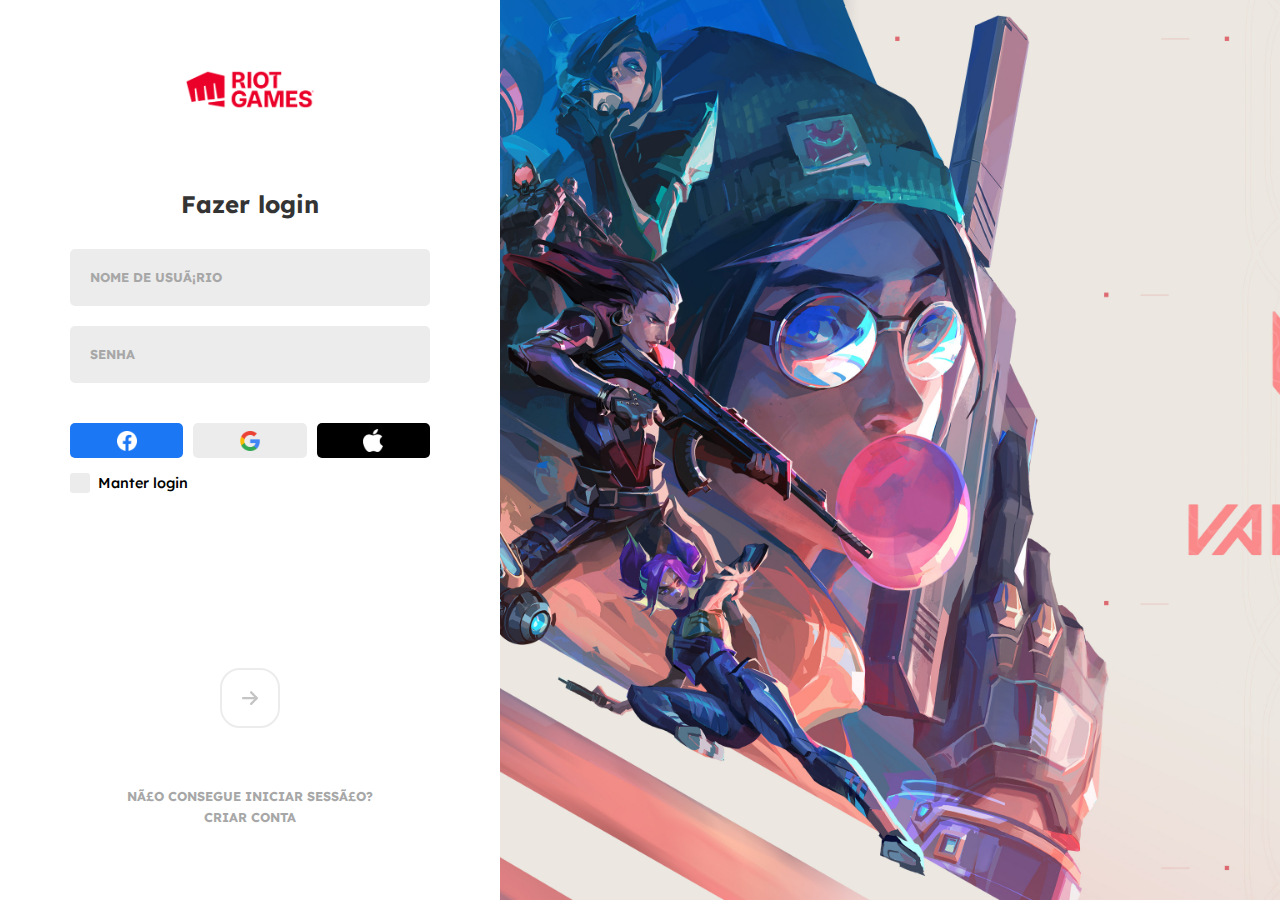
<file: LoginRiot/index.html>
<!DOCTYPE html>
<html lang="pt-br">
<head>
  <meta charset="UTF">
  <meta name="viewport" content="width=device-width, initial-scale=1.0">

  <link rel="stylesheet" href="./style.css">
  
  <script src="./script.js" defer></script>

  <title>Riot Games</title>
</head>
<body>

  <main>
    <section class="login">

      <div class="wrapper">
        <img src="./img/logo.png" class="login__logo">

        <h1 class="login__title">Fazer login</h1>
    
        <label class="login__label">
          <span>nome de usuário</span>
          <input type="text" name="username" class="input">
        </label>
  
        <label class="login__label">
          <span>senha</span>
          <input type="password" name="password" class="input">
        </label>
  
        <div class="login__icons">
          <button type="button" class="icons__button">
            <img src="./img/facebook-icon.png" alt="facebok">
          </button>
  
          <button type="button" class="icons__button">
            <img src="./img/google-icon.png" alt="facebok">
          </button>
  
          <button type="button" class="icons__button">
            <img src="./img/apple-icon.png" alt="facebok">
          </button>
        </div>
  
        <label class="login__label--checkbox">
          <input type="checkbox" class="input--checkbox">
          Manter login
        </label>
      </div>

      <div class="wrapper">
        <button type="button" class="login__button" disabled>
          <svg xmlns="http://www.w3.org/2000/svg" viewBox="0 0 448 512">
            <path d="M438.6 278.6l-160 160C272.4 444.9 264.2 448 256 448s-16.38-3.125-22.62-9.375c-12.5-12.5-12.5-32.75 0-45.25L338.8 288H32C14.33 288 .0016 273.7 .0016 256S14.33 224 32 224h306.8l-105.4-105.4c-12.5-12.5-12.5-32.75 0-45.25s32.75-12.5 45.25 0l160 160C451.1 245.9 451.1 266.1 438.6 278.6z"/>
          </svg>
        </button>
  
        <a href="#" class="login__link">não consegue iniciar sessão?</a>
        <a href="#" class="login__link">criar conta</a>
      </div>

    </section>

    <section class="wallpaper"></section>
  </main>
  
</body>
</html>
</file>
<file: LoginRiot/style.css>
@import url('https://fonts.googleapis.com/css2?family=Lexend+Deca:wght@300;400;500;600;700&display=swap');

* {
  margin: 0;
  padding: 0;
  box-sizing: border-box;
  font-family: 'Lexend Deca', sans-serif;
}

:root {
  --white: #FFF;
  --whitesmoke: #F9F9F9;
  --light-grey: #ECECEC;
  --grey: #C4C4C4;
  --medium-grey: #A7A7A7;
  --deep-grey: #343434;
  --black: #000000;
  --blue: #1B77F3;
  --red: #CF3C3F;
}

main {
  display: flex;
}

.login {
  display: flex;
  flex-direction: column;
  align-items: center;
  justify-content: space-between;
  width: 100%;
  max-width: 500px;
  min-height: 100vh;
  padding: clamp(35px, 8%, 70px);
}

.wrapper {
  width: 100%;
  display: flex;
  flex-direction: column;
  align-items: center;
  justify-content: center;
}

.login__logo {
  width: 130px;
  margin-bottom: 80px;
}

.login__title {
  color: var(--deep-grey);
  font-size: 1.5em;
  margin-bottom: 30px;
}

.login__label {
  display: block;
  margin-bottom: 20px;
  width: 100%;
}

.input {
  width: 100%;
  background-color: var(--light-grey);
  border: 2px solid rgba(0, 0, 0, 0);
  border-radius: 5px;
  outline: none;
  font-size: 0.9em;
  padding: 25px 10px 10px;
  font-weight: 600;
  color: var(--deep-grey);
}

.login__label span {
  position: absolute;
  font-size: 0.8em;
  font-weight: 700;
  text-transform: uppercase;
  color: var(--medium-grey);
  margin: 20px;
  cursor: text;
  transition: all 200ms ease;
}

.input:focus {
  background-color: var(--whitesmoke);
  border: 2px solid var(--deep-grey);
}

.login__label .span-active {
  font-size: 0.7em;
  margin: 8px 10px;
}

.login__icons {
  display: flex;
  gap: 10px;
  width: 100%;
  margin-top: 20px;
}

.login__icons img {
  width: 20px;
}

.icons__button {
  width: 33.33%;
  display: flex;
  align-items: center;
  justify-content: center;
  height: 35px;
  border-radius: 5px;
  cursor: pointer;
  border: none;
}

.login__icons .icons__button:nth-child(1) {
  background-color: var(--blue);
}

.login__icons .icons__button:nth-child(2) {
  background-color: var(--light-grey);
}

.login__icons .icons__button:nth-child(3) {
  background-color: var(--black);
}

.login__label--checkbox {
  width: 100%;
  margin: 15px 0 50px;
  font-size: 0.9em;
  font-weight: 500;
  display: flex;
  align-items: center;
}

.input--checkbox {
  appearance: none;
  width: 20px;
  height: 20px;
  background-color: var(--light-grey);
  margin-right: 8px;
  border-radius: 3px;
}

.input--checkbox:checked {
  background-color: var(--red);
}

.input--checkbox:checked::after {
  content: "";
  display: block;
  width: 5px;
  height: 10px;
  border: 3px solid white;
  border-width: 0 3px 3px 0;
  transform: rotate(45deg);
  margin: 2px 6px;
}

.login__button {
  width: 60px;
  height: 60px;
  padding: 20px;
  display: flex;
  align-items: center;
  justify-content: center;
  background-color: var(--red);
  border-radius: 20px;
  border: none;
  cursor: pointer;
  margin-bottom: 60px;
}

.login__button svg {
  fill: white;
}

.login__button:disabled {
  cursor: auto;
  background-color: white;
  border: 2px solid var(--light-grey);
}

.login__button:disabled svg {
  fill: var(--grey)
}

.login__link {
  font-size: 0.8em;
  text-decoration: none;
  color: var(--medium-grey);
  text-transform: uppercase;
  margin-bottom: 5px;
  font-weight: 700;
}

.wallpaper {
  width: 100%;
  background-image: url('./img/wallpaper.jpg');
  background-size: cover;
  background-position: center;
  flex: 1;
}
</file>
